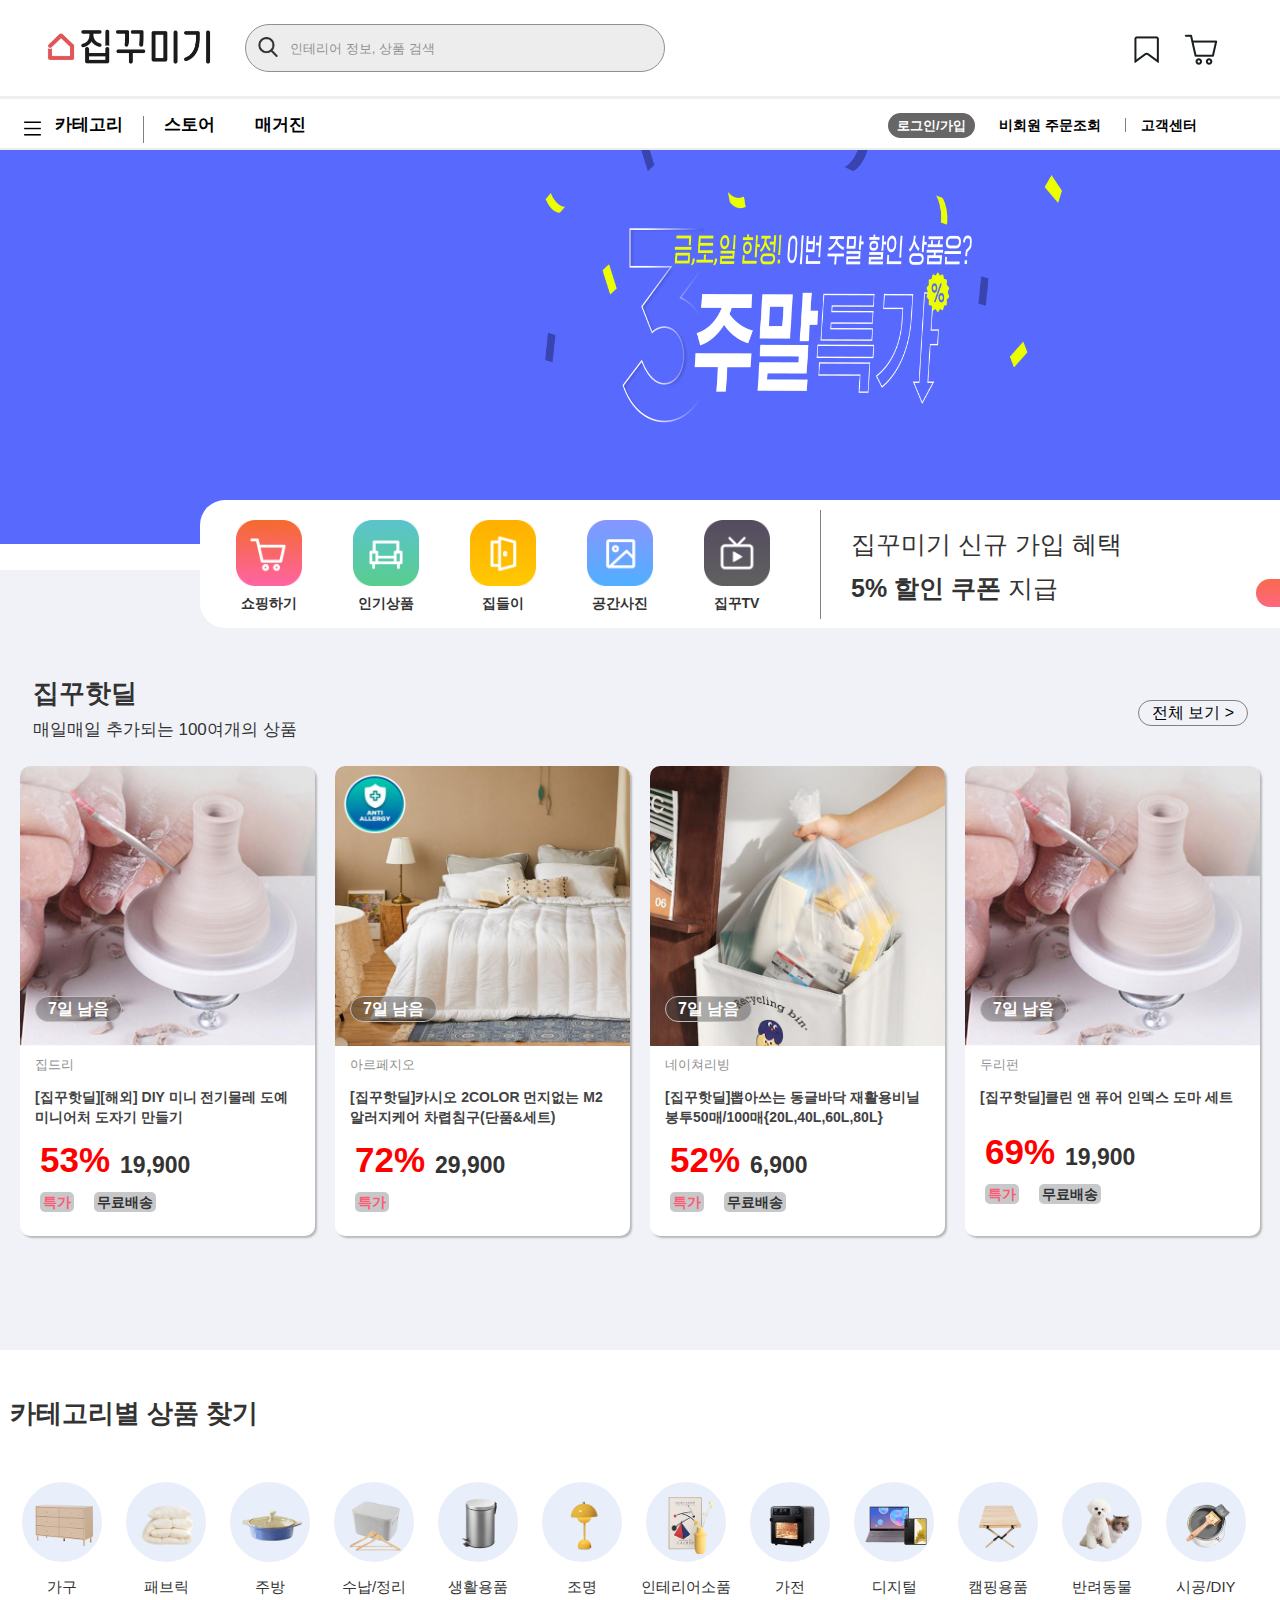
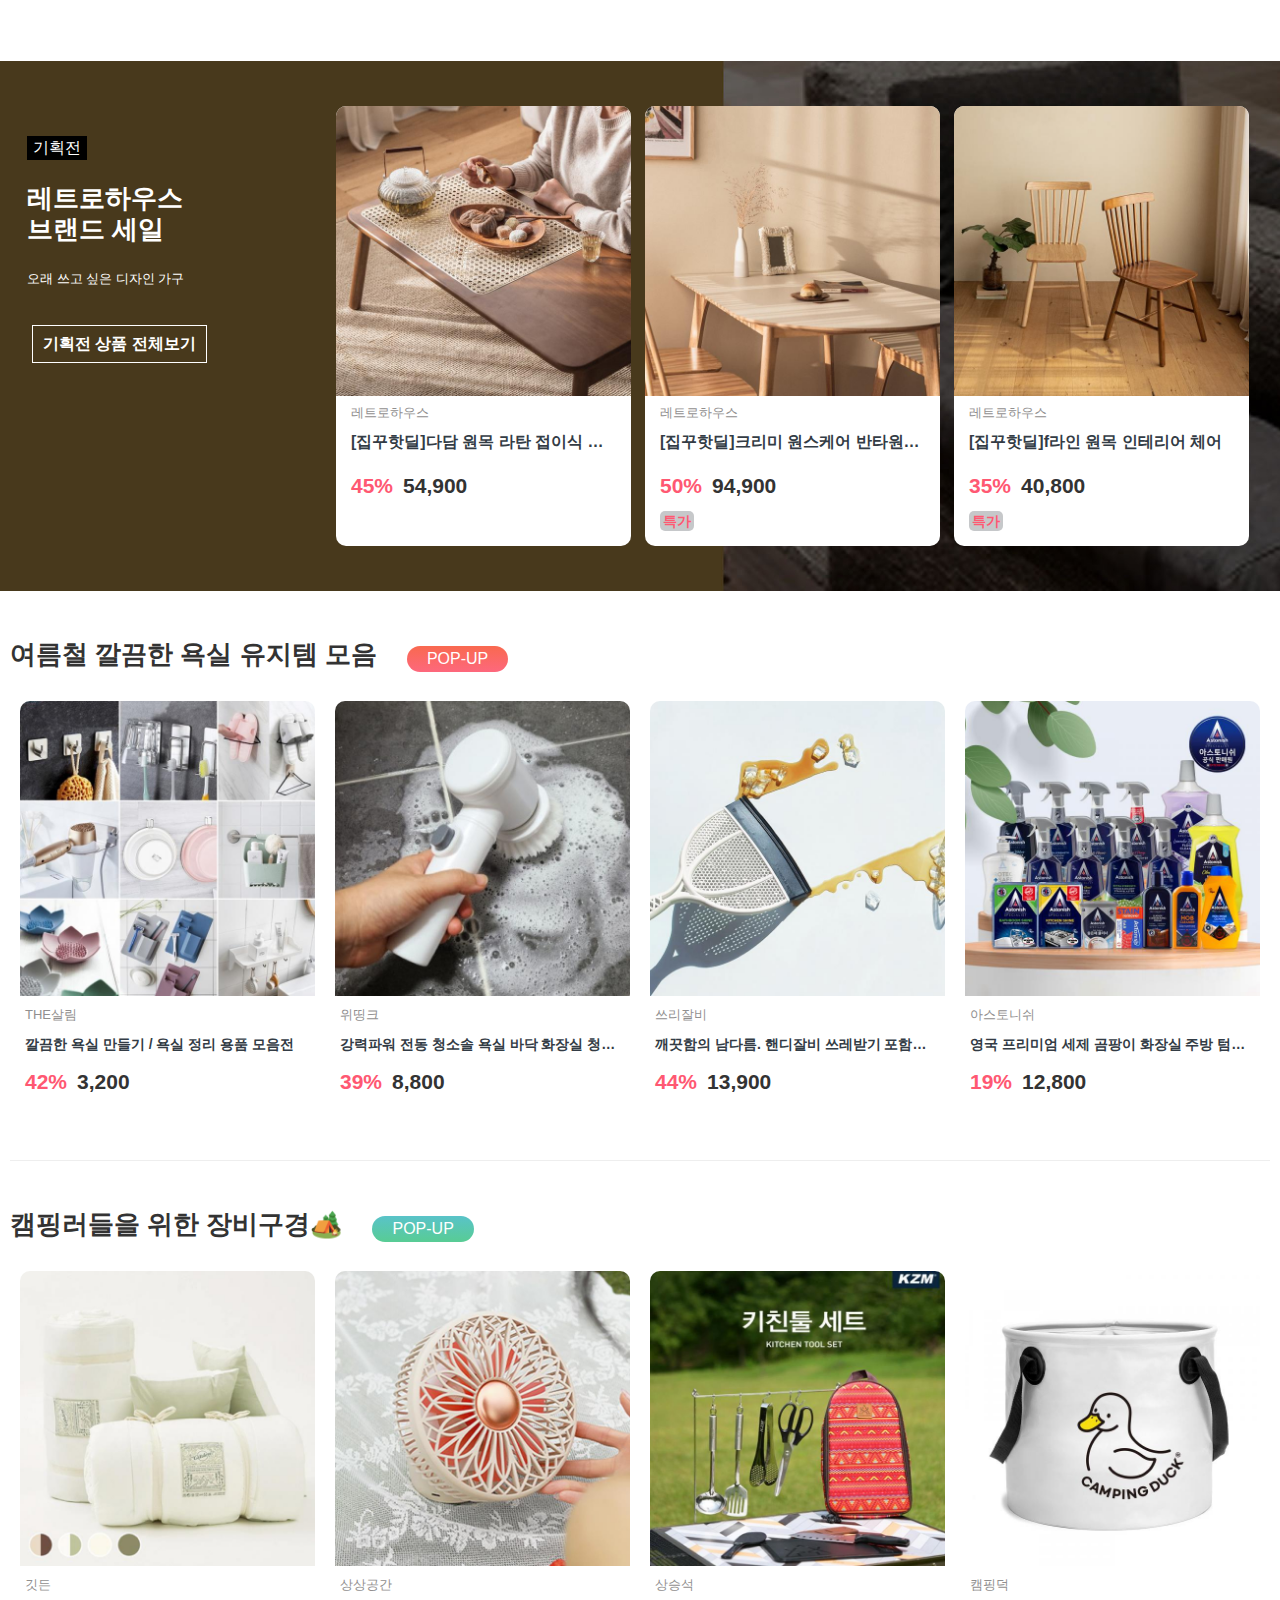
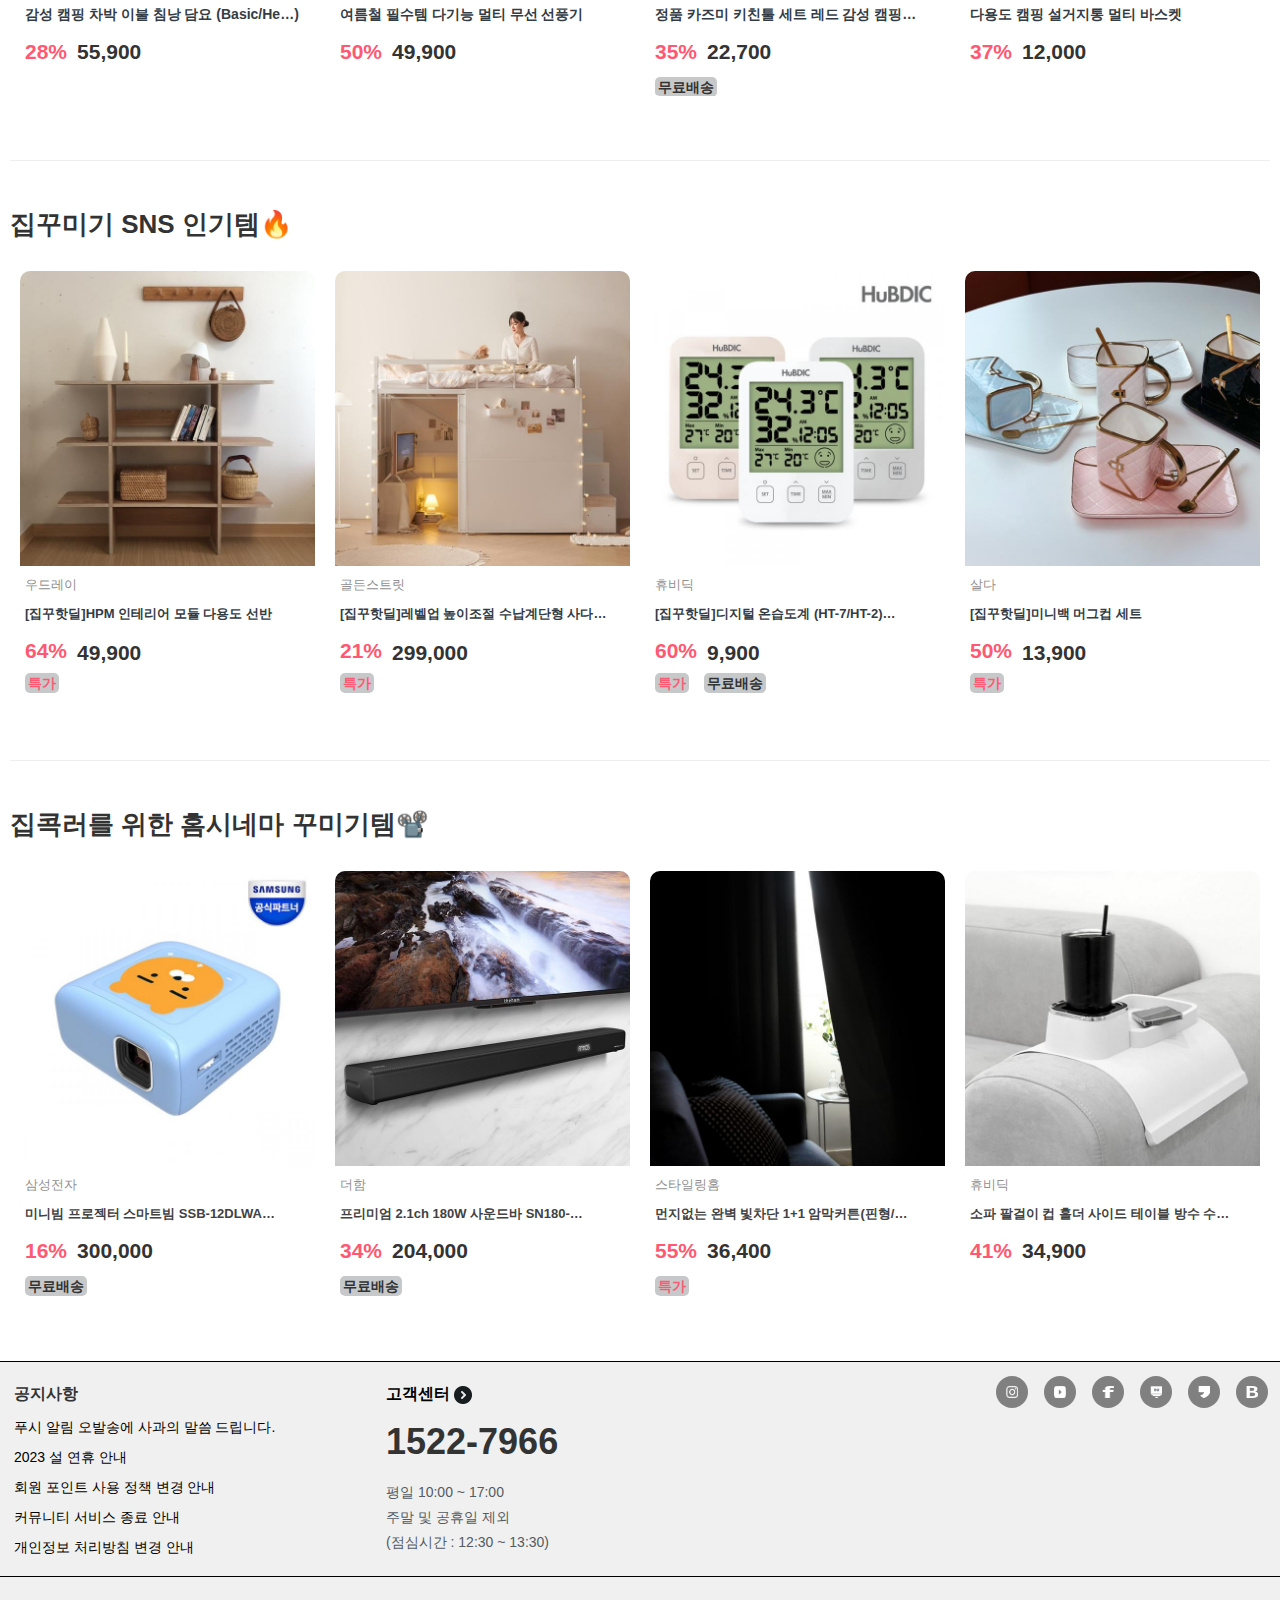
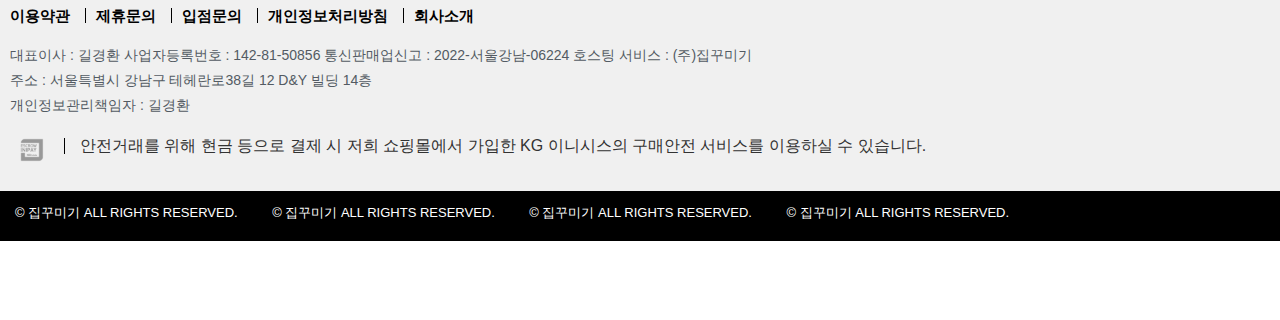
<file: index.html>
<!DOCTYPE html>
<html lang="en">
<head>
    <meta charset="UTF-8">
    <meta name="viewport" content="width=device-width, initial-scale=1.0">
    <title>인테리어의 시작, 집꾸미기</title>

    <link href="css/reset.css" rel="stylesheet">
    <link href="css/common.css" rel="stylesheet">
    <link href="css/main.css" rel="stylesheet">

</head>
<body>
    <header>
        <div id="logo">
            <div id="house_logo">
                <a href="#"><img src="img/icon/header/jipKumigi.PNG" alt="집꾸미기"></a>
            </div>
            <div id="search1">
                <input type="text" placeholder="인테리어 정보, 상품 검색">

                <a href="#"><img src="img/icon/header/icon_search.png" alt="검색"></a>
            </div>
            <div id="search2">
                <div id="icon_favorite">
                    <a href="#"><img src="img/icon/header/shooping.png" alt="즐겨찾기"></a>
                </div>
                <div id="icon_shopping_basket">
                    <a href="#"><img src="img/icon/header/favorite.png" alt="장바구니"></a>
                </div>
            </div>

        </div>
        <div id="category">
        <nav>
            <div id ="nav1">
                <ul id="category1">
                <li><a href="sub.html"><img src="img/icon/header/list.png" alt="목록"></a></li>
                <li><a href="sub.html"><span>카테고리</span></a></li>
                <li><a href="sub.html"><span>스토어</span></a></li>
                <li><a href="sub.html"><span>매거진</span></a></li>
                </ul>
            </div>

            <div id="nav2">
                <ul id="category2">
                <li class="c1"><a href="#">로그인/가입</a></li>
                <li><a href="#">비회원 주문조회</a></li>
                <li><a href="#">고객센터</a></li>
                </ul>
            </div>
            </nav>
            
        </div>
    </header>
    

    <section id="sectionbox1">
        <div id="wrap">
            <div id="slider1">
                <a href="#"><img src="img/slider1.png" alt="슬라이더"></a>
            </div>
            <div id="between-box">
                <article id="iconbox">
                    <div class="icon_shopping">
                        <a href="#"><img src="img/icon/icon_shopping.png" alt="쇼핑하기"></a>
                        <span>쇼핑하기</span>
                    </div>
                    <div class="icon_shopping">
                        <a href="#"><img src="img/icon/icon_popular_product.png" alt="인기상품"></a>
                        <span>인기상품</span>
                    </div>
                    <div class="icon_shopping">
                        <a href="#"><img src="img/icon/icon_housewarming.png" alt="집들이"></a>
                        <span>집들이</span>
                    </div>
                    <div class="icon_shopping">
                        <a href="#"><img src="img/icon/icon_Spatial_photography.png" alt="공간사진"></a>
                        <span>공간사진</span>
                    </div>
                    <div class="icon_shopping">
                        <a href="#"><img src="img/icon/icon_jipKKu.png" alt="집꾸TV"></a>
                        <span>집꾸TV</span>
                    </div>

                </article>
                <article id="join">
                    <p>집꾸미기 신규 가입 혜택</p>
                    <p><b>5% 할인 쿠폰</b> 지급</p>
                    <a href="#"><span>가입하기</span></a>
                </article>
            </div>
          </div>
          <div id="hotdeal">
            <div id="hotdeal_inside">
                <div id="jipkku_hotdeal_text">
              <h1>집꾸핫딜</h1>
              <p>매일매일 추가되는 100여개의 상품</p>
              
                </div>
                <div id="button_all">
                    <a href="#"><span>전체 보기 > </span></a>
                    </div>

              <div class="jipkku_hotdeal" onclick="location.href='#';">
                <img src="img/product/pottery.jpg" alt="도자기">
                <span class="days">7일 남음</span>
                <div class="jipkku_hotdeal_inside">
                  <span class="place_of_sale">집드리</span>
                  <p>[집꾸핫딜][해외] DIY 미니 전기물레 도예 미니어처 도자기 만들기</p>
                  <h1>53%</h1><h3>19,900</h3>
                  <span class="special_price">특가</span>
                  <span class="free_shipping">무료배송</span>
                </div>
      
                
                    </div>
                    
                    <div class="jipkku_hotdeal" onclick="location.href='#';">
                <img src="img/product/bedding.jpg" alt="침대">
                <span class="days">7일 남음</span>
                <div class="jipkku_hotdeal_inside">
                  <span class="place_of_sale">아르페지오</span>
                  <p>[집꾸핫딜]카시오 2COLOR 먼지없는 M2 알러지케어 차렵침구(단품&세트)</p>
                  <h1>72%</h1><h3>29,900</h3>
                  <span class="special_price">특가</span>
                  
                </div>
      
                
                    </div>
                    
                    <div class="jipkku_hotdeal" onclick="location.href='#';">
                <img src="img/product/plastic_bags.jpg" alt="비닐봉투">
                <span class="days">7일 남음</span>
                <div class="jipkku_hotdeal_inside">
                    <span class="place_of_sale">네이쳐리빙</span>
                    <p>[집꾸핫딜]뽑아쓰는 동글바닥 재활용비닐봉투50매/100매{20L,40L,60L,80L}</p>
                    <h1>52%</h1><h3>6,900</h3>
                    <span class="special_price">특가</span>
                    <span class="free_shipping">무료배송</span>
                </div>
      
                
                    </div>
                    
                    <div class="jipkku_hotdeal" onclick="location.href='#';">
                <img src="img/product/pottery.jpg" alt="도자기">
                <span class="days">7일 남음</span>
                <div class="jipkku_hotdeal_inside">
                    <span class="place_of_sale">두리펀</span>
                    <p id="pottery">[집꾸핫딜]클린 앤 퓨어 인덱스 도마 세트</p>
                    <h1>69%</h1><h3>19,900</h3>
                    <span class="special_price">특가</span>
                    <span class="free_shipping">무료배송</span>
                </div>
      
                
                        </div>
                    </div>
                </div>

        <div id="finder">
            <h1>카테고리별 상품 찾기</h1>
            <div class="finder_icon">
                <div class="circle_icon">
                <a href="#"><img src="img/icon/finder/desk.png" alt="가구"></a>
                </div>
                <span>가구</span>

                
            </div>

            <div class="finder_icon">
                <div class="circle_icon">
                    <a href="#"><img src="img/icon/finder/fabric.png" alt="패브릭"></a>
                </div>
                <span>패브릭</span>

                
            </div>

            <div class="finder_icon">
                <div class="circle_icon">
                <a href="#"><img src="img/icon/finder/kitchen.png" alt="주방"></a>
                </div>
                <span>주방</span>

                
            </div>

            <div class="finder_icon">
                <div class="circle_icon">
                    <a href="#"><img src="img/icon/finder/storage_arrangement.png" alt="수납/정리"></a>
                </div>
                <span>수납/정리</span>

                
            </div>

            <div class="finder_icon">
                <div class="circle_icon">
                    <a href="#"><img src="img/icon/finder/daily_supplies.png" alt="생활용품"></a>
                </div>
                <span>생활용품</span>

                
            </div>

            <div class="finder_icon">
                <div class="circle_icon">
                    <a href="#"><img src="img/icon/finder/lighting.png" alt="조명"></a>
                </div>
                <span>조명</span>

                
            </div>

            <div class="finder_icon">
                <div class="circle_icon">
                    <a href="#"><img src="img/icon/finder/interior.png" alt="인테리어소품"></a>
                </div>
                <span>인테리어소품</span>

                
            </div>

            <div class="finder_icon">
                <div class="circle_icon">
                    <a href="#"><img src="img/icon/finder/home_appliances.png" alt="가전"></a>
                </div>
                <span>가전</span>

                
            </div>

            <div class="finder_icon">
                <div class="circle_icon">
                    <a href="#"><img src="img/icon/finder/digital.png" alt="디지털"></a>
                </div>
                <span>디지털</span>

                
            </div>

            <div class="finder_icon">
                <div class="circle_icon">
                    <a href="#"><img src="img/icon/finder/camping.png" alt="캠핑용품"></a>
                </div>
                <span>캠핑용품</span>

                
            </div>

            <div class="finder_icon">
                <div class="circle_icon">
                    <a href="#"><img src="img/icon/finder/pet.png" alt="반려동물"></a>
                </div>
                <span>반려동물</span>

                
            </div>

            <div class="finder_icon">
                <div class="circle_icon">
                    <a href="#"><img src="img/icon/finder/construction.png" alt="시공/DIY"></a>
                </div>
                <span>시공/DIY</span>

                
            </div>

            
        </div>
    </section>

    
    <div id="slider2">
            <div id="slider2-menu">
                <div class="slider2_menubox">
                    <div id="slider2_textbox">
                        <span id="slider2_exhibitions1">기획전</span>
                        <h1>레트로하우스</h1>
                        <h1>브랜드 세일</h1>
                        <p>오래 쓰고 싶은 디자인 가구</p>
                        <a href="#"><span id="slider2_exhibitions2">기획전 상품 전체보기</span></a>
                    </div>
                    
                </div>
                <div class="slider2_menubox" onclick="location.href='#';">
                    <img src="img/product/table1.jpg" alt="테이블1">
                    <div class="slider2_menubox_inside">
                        <span class="place_of_sale">레트로하우스</span>
                        <p>[집꾸핫딜]다담 원목 라탄 접이식 …</p>
                        <h1>45%</h1><h3>54,900</h3>
                    </div>
                </div>
                <div class="slider2_menubox" onclick="location.href='#';">
                    <img src="img/product/table2.jpg" alt="테이블2">
                    <div class="slider2_menubox_inside">
                        <span class="place_of_sale">레트로하우스</span>
                        <p>[집꾸핫딜]크리미 원스케어 반타원…</p>
                        <h1>50%</h1><h3>94,900</h3>
                        <span class="special_price">특가</span>
                    </div>
                </div>
                <div class="slider2_menubox" onclick="location.href='#';">
                    <img src="img/product/chair.jpg" alt="의자">
                    <div class="slider2_menubox_inside">
                        <span class="place_of_sale">레트로하우스</span>
                        <p>[집꾸핫딜]f라인 원목 인테리어 체어</p>
                        <h1>35%</h1><h3>40,800</h3>
                        <span class="special_price">특가</span>
                    </div>
                </div>



    </div>
    
    <section id="sectionbox2">
        <div id="product-menu1">
            <div id="product-menu1_textbox">
                <h1>여름철 깔끔한 욕실 유지템 모음</h1>
                <a href="#"><span id="pop_up1">POP-UP</span></a>
            </div>
            
            <div class="bathroom"  onclick="location.href='#';">
                <div class="bathroom_img">
                    <img src="img/product/bathroom/1.jpg" alt="욕실1">
                </div>
                <div class="bathroom_inside">
                    <span class="place_of_sale">THE살림</span>
                    <p>깔끔한 욕실 만들기 / 욕실 정리 용품 모음전</p>
                    <h1>42%</h1><h3>3,200</h3>
                    
                </div>
            </div>
            <div class="bathroom"  onclick="location.href='#';">
                <div class="bathroom_img">
                <img src="img/product/bathroom/2.jpg" alt="욕실2">
                </div>
                <div class="bathroom_inside">
                    <span class="place_of_sale">위띵크</span>
                    <p>강력파워 전동 청소솔 욕실 바닥 화장실 청…</p>
                    <h1>39%</h1><h3>8,800</h3>
                    
                </div>
            </div>
            <div class="bathroom"  onclick="location.href='#';">
                <div class="bathroom_img">
                <img src="img/product/bathroom/3.jpg" alt="욕실3">
                </div>  
                <div class="bathroom_inside">
                    <span class="place_of_sale">쓰리잘비</span>
                    <p>깨끗함의 남다름. 핸디잘비 쓰레받기 포함…</p>
                    <h1>44%</h1><h3>13,900</h3>
                    
                </div>
            </div>
            <div class="bathroom"  onclick="location.href='#';">
                <div class="bathroom_img">
                <img src="img/product/bathroom/4.jpg" alt="욕실4">
                </div>
                <div class="bathroom_inside">
                    <span class="place_of_sale">아스토니쉬</span>
                    <p>영국 프리미엄 세제 곰팡이 화장실 주방 텀…</p>
                    <h1>19%</h1><h3>12,800</h3>
                    
                </div>
            </div>


        </div>
        <div id="product-menu2">
            <div id="product-menu2_textbox">
                <h1>캠핑러들을 위한 장비구경🏕️</h1>
                <a href="#"><span id="pop_up2">POP-UP</span></a>
            </div>
            
            <div class="camping"  onclick="location.href='#';">
                <div class="camping_img">
                <img src="img/product/camping/1.jpg" alt="캠핑1">
                </div>
                <div class="camping_inside">
                    <span class="place_of_sale">깃든</span>
                    <p>감성 캠핑 차박 이불 침낭 담요 (Basic/He…)</p>
                    <h1>28%</h1><h3>55,900</h3>
                    
                </div>
            </div>
            <div class="camping"  onclick="location.href='#';">
                <div class="camping_img">
                <img src="img/product/camping/2.jpg" alt="캠핑2">
                </div>
                <div class="camping_inside">
                    <span class="place_of_sale">상상공간</span>
                    <p>여름철 필수템 다기능 멀티 무선 선풍기</p>
                    <h1>50%</h1><h3>49,900</h3>
                    
                </div>
            </div>
            <div class="camping"  onclick="location.href='#';">
                <div class="camping_img">
                <img src="img/product/camping/3.jpg" alt="캠핑3">
                </div>
                <div class="camping_inside">
                    <span class="place_of_sale">상승석</span>
                    <p>정품 카즈미 키친툴 세트 레드 감성 캠핑…</p>
                    <h1>35%</h1><h3>22,700</h3>
                    <span class="free_shipping">무료배송</span>
                    
                </div>
            </div>
            <div class="camping"  onclick="location.href='#';">
                <div class="camping_img">
                <img src="img/product/camping/4.jpg" alt="욕실4">
                </div>
                <div class="camping_inside">
                    <span class="place_of_sale">캠핑덕</span>
                    <p>다용도 캠핑 설거지통 멀티 바스켓</p>
                    <h1>37%</h1><h3>12,000</h3>
                    
                </div>
            </div>
        </div>
        <div id="product-menu3">
            <div id="product-menu3_textbox">
                <h1>집꾸미기 SNS 인기템🔥</h1>
            </div>

            <div class="sns"  onclick="location.href='#';">
                <div class="sns_img">
                <img src="img/product/sns/1.jpg" alt="sns1">
                </div>
                <div class="sns_inside">
                    <span class="place_of_sale">우드레이</span>
                    <p>[집꾸핫딜]HPM 인테리어 모듈 다용도 선반</p>
                    <h1>64%</h1><h3>49,900</h3>
                    <span class="special_price">특가</span>

                </div>
                
            </div>

            <div class="sns"  onclick="location.href='sub.html';">
                <div class="sns_img">
                <img src="img/product/sns/2.jpg" alt="sns2">
                </div>
                <div class="sns_inside">
                    <span class="place_of_sale">골든스트릿</span>
                    <p>[집꾸핫딜]레벨업 높이조절 수납계단형 사다…</p>
                    <h1>21%</h1><h3>299,000</h3>
                    <span class="special_price">특가</span>

                </div>
                
            </div>

            <div class="sns"  onclick="location.href='#';">
                <div class="sns_img">
                <img src="img/product/sns/3.jpg" alt="sns3">
                </div>
                <div class="sns_inside">
                    <span class="place_of_sale">휴비딕</span>
                    <p>[집꾸핫딜]디지털 온습도계 (HT-7/HT-2)…</p>
                    <h1>60%</h1><h3>9,900</h3>
                    <span class="special_price">특가</span>
                    <span class="free_shipping">무료배송</span>

                </div>
                
            </div>

            <div class="sns"  onclick="location.href='#';">
                <div class="sns_img">
                <img src="img/product/sns/4.jpg" alt="sns4">
                </div>
                <div class="sns_inside">
                    <span class="place_of_sale">살다</span>
                    <p>[집꾸핫딜]미니백 머그컵 세트</p>
                    <h1>50%</h1><h3>13,900</h3>
                    <span class="special_price">특가</span>

                </div>
                
            </div>

            
        </div>

        
        <div id="product-menu4">
            <div id="product-menu4_textbox">
            <h1>집콕러를 위한 홈시네마 꾸미기템📽️</h1>
            </div>

        <div class="cinema"  onclick="location.href='#';">
            <div class="cinema_img">
            <img src="img/product/cinema/1.jpg" alt="영화1">
            </div>
            <div class="cinema_inside">
                <span class="place_of_sale">삼성전자</span>
                <p>미니빔 프로젝터 스마트빔 SSB-12DLWA…</p>
                <h1>16%</h1><h3>300,000</h3>
                <span class="free_shipping">무료배송</span>

            </div>
            
        </div>

        <div class="cinema"  onclick="location.href='#';">
            <div class="cinema_img">
            <img src="img/product/cinema/2.jpg" alt="영화2">
            </div>
            <div class="cinema_inside">
                <span class="place_of_sale">더함</span>
                <p>프리미엄 2.1ch 180W 사운드바 SN180-…</p>
                <h1>34%</h1><h3>204,000</h3>
                <span class="free_shipping">무료배송</span>

            </div>
            
        </div>

        <div class="cinema"  onclick="location.href='#';">
            <div class="cinema_img">
            <img src="img/product/cinema/3.jpg" alt="영화3">
            </div>
            <div class="cinema_inside">
                <span class="place_of_sale">스타일링홈</span>
                <p>먼지없는 완벽 빛차단 1+1 암막커튼(핀형/…</p>
                <h1>55%</h1><h3>36,400</h3>
                <span class="special_price">특가</span>

            </div>
            
        </div>

        <div class="cinema"  onclick="location.href='#';">
            <div class="cinema_img">
            <img src="img/product/cinema/4.jpg" alt="영화4">
            </div>
            <div class="cinema_inside">
                <span class="place_of_sale">휴비딕</span>
                <p>소파 팔걸이 컵 홀더 사이드 테이블 방수 수…</p>
                <h1>41%</h1><h3>34,900</h3>

            </div>
        </div>
            

    </section>
    <footer>
        <div id="footer-1">
            <div id="footer_inside1">
                <div id="notice">
                    <h3>공지사항</h3>
                    <ul id="intro1"> 
                        <li>
                            <a href="#">푸시 알림 오발송에 사과의 말씀 드립니다.</a>
                        </li>
                        <li>
                            <a href="#">2023 설 연휴 안내</a>
                        </li>
                        <li>
                            <a href="">회원 포인트 사용 정책 변경 안내</a>
                        </li>
                        <li>
                            <a href="">커뮤니티 서비스 종료 안내</a>
                        </li>
                        <li>
                            <a href="#">개인정보 처리방침 변경 안내</a>
                        </li>
                    </=>
                </div>
                <div id="customer_services">
                    <a href="#"><h3>고객센터 <img src="img/icon/right.png" alt="더보기"> </h3></a>
                    
                    <h1>1522-7966</h1>
                    <ul id="intro2">
                        <li>평일 10:00 ~ 17:00</li>
                        <li>주말 및 공휴일 제외</li>
                        <li>(점심시간 : 12:30 ~ 13:30)</li>
                    </ul>
                </div>
                <div id="iconbox2">
                    <div class="iconbox3">
                        <a href="#"><img src="img/icon/footer/6.png" alt="밴드"></a>
                    </div>
                    <div class="iconbox3">
                        <a href="#"><img src="img/icon/footer/5.png" alt="카카오스토리"></a>
                    </div>
                    <div class="iconbox3">
                        <a href="#"><img src="img/icon/footer/4.png" alt="네이버포스트"></a>
                    </div>
                    <div class="iconbox3">
                        <a href="#"><img src="img/icon/footer/3.png" alt="페이스북"></a>
                    </div>
                    <div class="iconbox3">
                        <a href="#"><img src="img/icon/footer/2.png" alt="유튜브"></a>
                    </div>
                    <div class="iconbox3">
                        <a href="#"><img src="img/icon/footer/1.png" alt="인스타"></a>
                    </div>
                </div>
            </div>

        </div>
        <div id="footer-2">
            <div id="footer_inside2">
                <ul id="intro3">
                    <li><a href="#">이용약관</a></li>
                    <li><a href="#">제휴문의</a></li>
                    <li><a href="#">입점문의</a></li>
                    <li><a href="#">개인정보처리방침</a></li>
                    <li><a href="#">회사소개</a></li>
                </ul>
                
                <ul id="intro4">
                    <li>대표이사 : 길경환  사업자등록번호 : 142-81-50856  통신판매업신고 : 2022-서울강남-06224  호스팅 서비스 : (주)집꾸미기</a></li>
                    <li>주소 : 서울특별시 강남구 테헤란로38길 12 D&Y 빌딩 14층</li>
                    <li>개인정보관리책임자 : 길경환</li>
                </ul>
                
                <ul id="intro5">
                    <li><a href="#"><img src="img/icon/footer/7.png" alt="이니페이"></a></li>
                    <li>안전거래를 위해 현금 등으로 결제 시 저희 쇼핑몰에서 가입한 KG 이니시스의 구매안전 서비스를 이용하실 수 있습니다.</li>
                </ul>
            </div>

        </div>

        
        <div id="footer-3">
            <span>© 집꾸미기 ALL RIGHTS RESERVED.</span>
            <span>© 집꾸미기 ALL RIGHTS RESERVED.</span>
            <span>© 집꾸미기 ALL RIGHTS RESERVED.</span>
            <span>© 집꾸미기 ALL RIGHTS RESERVED.</span>
            <span>© 집꾸미기 ALL RIGHTS RESERVED.</span>
            <span>© 집꾸미기 ALL RIGHTS RESERVED.</span>
            <span>© 집꾸미기 ALL RIGHTS RESERVED.</span>
            <span>© 집꾸미기 ALL RIGHTS RESERVED.</span>
            <span>© 집꾸미기 ALL RIGHTS RESERVED.</span>
            <span>© 집꾸미기 ALL RIGHTS RESERVED.</span>
            <span>© 집꾸미기 ALL RIGHTS RESERVED.</span>
            <span>© 집꾸미기 ALL RIGHTS RESERVED.</span>


        </div>
    </footer>
</body>
</html>
</file>
<file: css/common.css>
@charset "utf-8";

 * {margin:0; padding:0; box-sizing: border-box; font-family: "Spoqa Han Sans Neo", sans-serif; !important}
        ul, ol, li {list-style: none; margin:0; padding:0;}
        a {text-decoration: none; color:black;}
        

        header {width:100%; height:150px; margin:0 auto; border-bottom: 2px solid #eee;}
            #logo {width:1260px; height:96px;  margin: 0 auto;} 
                #house_logo {width: 190px; height:60px; background-color: #c4e412; float:left; margin: 15px 20px 24px 25px;}
                #house_logo > a > img {width:100%; height:100%; }

                #search1 {width:420px; height:48px; background-color:rgb(233, 233, 233); float: left; opacity: 0.8; position:relative; margin:24px 0 0 0; border-radius:30px; border:1px solid #757575;}
                input {width:366px; height:30px; float:right; border:none; margin:8px 8px; background-color:rgb(233, 233, 233);}
                input:focus {outline: none;}
                #search1 > a > img {width:20px; height:20px; position: absolute; top:12px; left:12px;} 

                #search2{width:420px; height:48px; float:right; margin:20px;}
                    #icon_favorite {width:36px; height:36px; float:right;  margin: 10px 30px 0 0;}
                    #icon_favorite > a > img {width:100%; height:100%;}
                    #icon_shopping_basket {width:36px; height:36px; float:right; margin: 10px 20px;} 
                    #icon_shopping_basket > a > img {width:100%; height:100%;}
                
        #category {width:100%; height:54px; border-top : 3px solid #eee;}
            nav {width:1260px; height:52px; margin: 0 auto; }
            
                #nav1 {width:400px; height:50px; float:left;}
                #category1 > li > a > img {width:25px; height:25px; float: left; margin:0 10px;}
                #category1 > li {float:left; margin:17px 10px; font-size: 17px; padding:0 20px 10px 0; font-weight: bold;}
                #category1 > li > a > span {padding:12px 0;}
                #category1 > li > a > span:hover {border-bottom:3px solid #ff5872; }
                #category1 > li:nth-child(1) {margin:17px auto; padding:0; border-bottom: none;}
                #category1 > li:nth-child(2) {border-right: 1px solid gray; margin:17px 10px 15px 0;}
                #nav2 {width:400px; height:50px; float:right; margin:2px; }
                #category2 > li {display: inline-block; margin:12px 0 8px 20px; font-size: 14px; font-weight: bold;}  
                #category2 > li:first-child {background-color:rgb(102, 102, 102); padding:6px 9px; border-radius:20px; font-size: 13px;} 
                #category2 > li:last-child {border-left:1px solid gray; padding:0 0 0 15px;}   
                .c1 > a {color:#fff}

footer{width:100%; height:480px; }
            #footer-1{width:100%; height:215px; margin:0 auto; background-color: rgb(240, 240, 240); border-top:1px solid black;}
                #footer_inside1 {width:1290px; height:197px; margin:0 auto; padding:14px; }
                #footer_inside1 > #iconbox2 {width:496px; height:32px; float:right; }
                #iconbox2 > .iconbox3 {width:32px; height:32px; background-color: gray; border-radius: 50px; float:right; margin:0 8px ;}
                .iconbox3 > a > img {margin: 10px; width: 12px; height:12px;}
                #notice {width:372px; height:183px; float:left; } 
                #notice > #intro1 { display: block; width: 300px;; font-size: 14px; color:#535b63}
                #notice > #intro1 { line-height:30px}
                #notice > h3 {margin:10px 0;}
                #customer_services {width:372px; height: 183px; display: inline-block;}
                #customer_services > #intro2 { display: block; width: 200px; font-size: 14px; color:#535b63; line-height: 25px;}
                #customer_services > a > h3 {margin:10px 0; display: inline-block; }  
                #customer_services > h1 {margin:0 0 10px 0; font-size:36px; padding:10px 0;}
                #customer_services > a > h3 >  img {display: inline-block; width:18px; height:18px;}
            #footer-2{width:100%; height:215px; margin:0 auto; background-color: rgb(240, 240, 240); border-top:1px solid black;}
                #footer_inside2 {width:1260px; height:171px; margin:21px auto;}

                #intro3 {background-color: #3d18e2; font-weight: bold;}    
                #intro3 > li {float:left; font-size: 15px; font-weight: bold; border-right: 1px solid black; padding: 0 15px 0 0 ; margin:10px 10px 10px 0; } 
                #intro3 > li:last-child {border-right:none;} 

                #intro4 {float:left; width:900px; color:#535b63; font-size: 14px; line-height: 25px; margin:10px 0;} 
                
                #intro5 {float: left;}
                #intro5 > li {float:left; margin:10px;} 
                #intro5 > li > a > img {width:24px; height:24px; }
                #intro5 > li > a { width:24px; height: 24px; margin: 0;}
                #intro5 > li:last-child {border-left:1px solid black; padding:0 15px;}

            #footer-3{width:100%; height:50px; margin:0 auto; background-color: black;}
            #footer-3 > span {color:white; padding: 15px; display: inline-block; font-size: 13px;}
</file>
<file: css/main.css>
@charset "utf-8";

#sectionbox1{width:100%; height:1470px; margin:0 auto;} 
        #wrap {width:1620px; height:420px;  position:relative; margin:0 auto;}
            #slider1{width:1620px ; height:400px; position:absolute; margin:0 auto;}
            #slider1 > a > img {width:100%; height:100%;}
                
            #between-box{width:1240px; height:128px; background-color:white; margin:0 auto;  position:absolute; top:350px; left:200px; border-radius: 25px;} 
                #iconbox {width:590px; height:109px;  float:left; margin:10px;}
                    .icon_shopping {width:93px; height:93px; float:left; background-color: white; margin:10px 12px; text-align: center;}
                    .icon_shopping > a > img {width:66px; height:66px; }
                    .icon_shopping > span {display: block; margin:10px 0; font-size: 14px; font-weight: bold;}
                #join {width:610px; height:109px;  float:right; margin:10px; border-left:1px solid gray}
                    #join > p {float:left; margin:22px 30px; font-size: 25px; width:300px; height:0px; background-color:red;}
                    #join > a > span {float:right; margin:25px 30px; background-image: linear-gradient(to bottom, #f9694f, #fd687d ) ; padding:6px 40px; border-radius: 20px; color:white; font-weight: bold;}

        #hotdeal{width:100%; height:780px;  display: inline-block; background-color: #f0f2f7;}
            #hotdeal_inside{width:1260px; height:650px;  margin:90px auto; } 
            #hotdeal_inside > #button_all {display:inline-block; width:110px; border:1px solid gray; border-radius: 40px; padding:4px 6px; margin:40px 0px 40px 110px; text-align: center;}
            #jipkku_hotdeal_text {width:80%; height:90px;  margin: 10px 0 0 10px; float:left; padding:5px 3px;}
            #jipkku_hotdeal_text > h1 {margin:5px 0 0 10px; font-size: 26px;}
            #jipkku_hotdeal_text > p {margin:15px 0 0 10px; font-size: 17px;}
                .jipkku_hotdeal {width:295px; height:470px; background-color: white; position:relative; border-radius: 10px; overflow: hidden; float:left; margin:0px 10px; transition:0.5s; box-shadow: 2px 2px 2px rgb(184, 184, 184);}
                .jipkku_hotdeal:hover {cursor: pointer;}
                .jipkku_hotdeal > img {width:100%; height:280px; }
                .jipkku_hotdeal > .days {position: absolute; top:230px; left:15px; color:white; padding:4px 12px; font-weight:bold; border-radius:20px; border:1px solid rgb(189, 189, 189); background-color: rgba(66, 66, 66, 0.4); text-align: center;}
                .jipkku_hotdeal:hover {box-shadow: 4px 4px 10px rgb(151, 151, 151); transition:0.5s}
                    .jipkku_hotdeal_inside {margin:10px;}
                    .jipkku_hotdeal_inside > .place_of_sale {margin:5px;  font-size: 13px;  color:#918f8f;}
                    .jipkku_hotdeal_inside > p {margin:15px 5px; font-weight:bold; color:rgb(66, 66, 66); font-size: 14px; line-height: 20px;}
                    .jipkku_hotdeal_inside > #pottery {margin: 15px 5px 27px 5px; line-height: 20px;}
                    .jipkku_hotdeal_inside > h1 {float: left; color:red; font-size: 35px; margin:0 0 0 10px; height:20px;}
                    .jipkku_hotdeal_inside > h3 {float: left; margin:12px 0 0 10px; font-size: 23px;;  width:180px;}
                    .jipkku_hotdeal_inside > .special_price {float:left; margin:15px 10px; background-color: #c6c8ca; color:#ff5872; padding:3px; border-radius: 5px; font-size:14px; font-weight: bold;}
                    .jipkku_hotdeal_inside > .free_shipping {float:left; margin:15px 10px; background-color: #c6c8ca; padding:3px; border-radius: 5px; font-size:14px; font-weight: bold;}
 
        
        #finder{width:1260px; height:340px;  margin:0 auto; padding:50px 0 59px;}
            #finder > h1 {display: block; margin:0 0 20px; height:10px; font-size: 26px;}
            .finder_icon > span {display:block; margin:15px 0 0 0; font-size: 15px;}
            .finder_icon {width:94px; height:131px; text-align: center; float:left; margin:50px 5px; }
            .circle_icon {width:84px; height:84px; border-radius: 100%; background-color: #e8effa; margin: 0 auto; border:2px solid white; transition:0.5s}
            .circle_icon > a > img {width:84px; height:57px; margin:15px 0 0 0; }
            .circle_icon:hover {box-shadow: 0 0 5px 2px rgba(70, 50, 182, 0.5); transition:0.5s}

        #slider2{width:100%; height:530px; background-image: url(../img/slider2.jpg); background-repeat: no-repeat; background-size: cover; float:left;}
        #slider2 > img {width:100%; height:100%;}

            #slider2-menu{width:1240px; height:440px; margin:45px auto;}
            #slider2-menu > .slider2_menubox {width:295px; height:440px; background-color:white; float:left; margin:auto 7px; border-radius:10px; overflow:hidden;}
            #slider2-menu > .slider2_menubox:first-child {background-color:rgba(255, 255, 255, 0);}
            #slider2_textbox {width:190px; height:290px; padding:30px 0 0 0;}
            #slider2_textbox > #slider2_exhibitions1 {display:inline-block; background-color: black; padding:4px 6px; color:white; margin:0 0 20px 0;}
            #slider2_textbox > h1 {font-size: 26px; margin:5px 0 0 0; font-weight: bold; color:white;}
            #slider2_textbox > p {margin: 30px 0 0 0; font-size: 13px; color:white}
            #slider2_textbox > a >  #slider2_exhibitions2 {display:inline-block; margin:40px 0 0 5px; text-align: center; border: 1px solid white; padding:10px 10px; color:white; font-weight: bold;}
            .slider2_menubox:hover {cursor:pointer;}
            .slider2_menubox > img {width: 295px; height:290px;}
            .slider2_menubox_inside > .place_of_sale {display:inline-block; margin:10px 15px 5px 15px; font-size: 13px;  color:#918f8f;}
                    .slider2_menubox_inside > p {margin:10px 15px; font-weight:bold; color:#333c45; font-size: 16px;}
                    .slider2_menubox_inside > h1 {float: left; color:#ff5872; font-size: 21px; margin:15px 0 0 15px;  height:20px;}
                    .slider2_menubox_inside > h3 {float: left; margin:15px 0 0 10px; font-size: 21px; width:180px;}
                    .slider2_menubox_inside > .special_price {float:left; margin:15px 10px 10px 15px; background-color: #c6c8ca; color:#ff5872; padding:3px; border-radius: 5px; font-size:14px; font-weight: bold;}


        #sectionbox2{width:1260px; height: 2370px; margin:0 auto;}
            #product-menu1 {width:1260px; height:570px;  padding:50px 0; border-bottom: 1px solid #eee;}
                #product-menu1_textbox {width:1000px; height:50px;}
                #product-menu1_textbox > h1 {font-size: 26px; font-weight: bold; float:left;}
                #product-menu1_textbox > a > span {float:left; background-image: linear-gradient(to bottom, #f9694f, #fd687d ); padding:5px 20px; border-radius: 50px; color:white; margin: 5px 0 0 30px;}
                .bathroom {width:295px; height:405px; margin:10px; background-color: white; float: left; border-radius: 10px; overflow: hidden;}
                .bathroom:hover {cursor:pointer;}
                .bathroom_img {width:100%; height:295px; overflow:hidden;   }
                .bathroom_img > img{width:100%; height:295px; transition:0.5s}
                .bathroom_img > img:hover {transform: scale(1.2); transition:0.5s }
                .bathroom_inside {margin:10px 0;}
                .bathroom_inside > .place_of_sale {margin:5px; font-size: 13px;  color:#918f8f;}
                    .bathroom_inside > p {margin:15px 5px 10px 5px; font-weight:bold; color:#333c45;; font-size: 14px;}
                    .bathroom_inside > h1 {float: left; color:#ff5872; font-size: 21px; margin:10px 0 0 5px;  height:20px;}
                    .bathroom_inside > h3 {float: left; margin:10px 0 0 10px; font-size: 21px;;  width:180px;}

            #product-menu2 {width:1260px; height:600px;  padding:50px 0; border-bottom: 1px solid #eee;}
            #product-menu2 > #product-menu2_textbox {width:1000px; height:50px;}
                #product-menu2_textbox> h1 {font-size: 26px; font-weight: bold; float:left;}
                #product-menu2_textbox> a > span {float:left; background-image: linear-gradient(to bottom, #59c3c9, #58cc94 ); padding:5px 20px; border-radius: 50px; color:white; margin: 5px 0 0 30px;}
                .camping {width:295px; height:425px; margin:10px; background-color: white; float: left; border-radius: 10px; overflow: hidden;}
                .camping:hover {cursor:pointer;}
                .camping_img {width:100%; height:295px; overflow:hidden;   }
                .camping_img > img {width:100%; height:295px; transition:0.5s }
                .camping_img > img:hover {transform: scale(1.2); transition:0.5s }
                .camping_inside {margin:10px 0;}
                .camping_inside > .place_of_sale {margin:5px; font-size: 13px;  color:#918f8f;}
                    .camping_inside > p {margin:15px 5px 10px 5px; font-weight:bold; color:#333c45; font-size: 14px;}
                    .camping_inside > h1 {float: left; color:#ff5872; font-size: 21px; margin:10px 0 0 5px;  height:20px;}
                    .camping_inside > h3 {float: left; margin:10px 0 0 10px; font-size: 21px; width:180px;}
                    .camping_inside > .free_shipping {float:left; margin:15px 10px 10px 5px; background-color: #c6c8ca; padding:3px; border-radius: 5px; font-size:14px; font-weight: bold;}

            #product-menu3 {width:1260px; height:600px;  padding:50px 0; border-bottom: 1px solid #eee;}
            #product-menu3 > #product-menu3_textbox {width:1000px; height:50px;}
            #product-menu3 > #product-menu3_textbox> h1 {font-size: 26px; font-weight: bold; float:left;}
                .sns {width:295px; height:425px; margin:10px; background-color: white; float: left; border-radius: 10px; overflow: hidden;}
                .sns:hover {cursor:pointer;}
                .sns_img {width:100%; height:295px; overflow:hidden;   }
                .sns_img > img{width:100%; height:295px; transition:0.5s}
                .sns_img > img:hover {transform: scale(1.2); transition:0.5s }
                .sns_inside {margin:10px 0;}
                .sns_inside > .place_of_sale {margin:5px; font-size: 13px;  color:#918f8f;}
                    .sns_inside > p {margin:15px 5px 10px 5px; font-weight:bold; color:#333c45; font-size: 13px;}
                    .sns_inside > h1 {float: left; color:#ff5872; font-size: 21px; margin:10px 0 0 5px; height:20px;}
                    .sns_inside > h3 {float: left; margin:12px 0 0 10px; font-size: 21px;;  width:200px;}
                    .sns_inside > .special_price {float:left; margin:10px 5px; background-color: #c6c8ca; color:#ff5872; padding:3px; border-radius: 5px; font-size:14px; font-weight: bold;}
                    .sns_inside > .free_shipping {float:left; margin:10px 10px; background-color: #c6c8ca; padding:3px; border-radius: 5px; font-size:14px; font-weight: bold;}

            #product-menu4 {width:1260px; height:600px;  padding:50px 0;}
            #product-menu4 > #product-menu4_textbox {width:1000px; height:50px;}
            #product-menu4 > #product-menu4_textbox> h1 {font-size: 26px; font-weight: bold; float:left;}
                .cinema {width:295px; height:425px; margin:10px; background-color: white; float: left; border-radius: 10px; overflow: hidden;}
                .cinema:hover {cursor:pointer;}
                .cinema_img {width:100%; height:295px; overflow:hidden;   }
                .cinema_img > img{width:100%; height:295px; transition:0.5s}
                .cinema_img > img:hover {transform: scale(1.2); transition:0.5s }
                .cinema_inside {margin:10px 0;}
                .cinema_inside > .place_of_sale {margin:5px; font-size: 13px;  color:#918f8f;}
                    .cinema_inside > p {margin:15px 5px 10px 5px; font-weight:bold; color:rgb(66, 66, 66); font-size: 13px;}
                    .cinema_inside > h1 {float: left; color:#ff5872; font-size: 21px; margin:10px 0 0 5px; height:20px;}
                    .cinema_inside > h3 {float: left; margin:10px 0 0 10px; font-size: 21px; width:200px}
                    .cinema_inside > .special_price {float: left; margin:15px 5px; background-color: #c6c8ca; color:#ff5872; padding:3px; border-radius: 5px; font-size:14px; font-weight: bold;}
                    .cinema_inside > .free_shipping {float:left; margin:15px 5px; background-color: #c6c8ca; padding:3px; border-radius: 5px; font-size:14px; font-weight: bold;}
</file>
